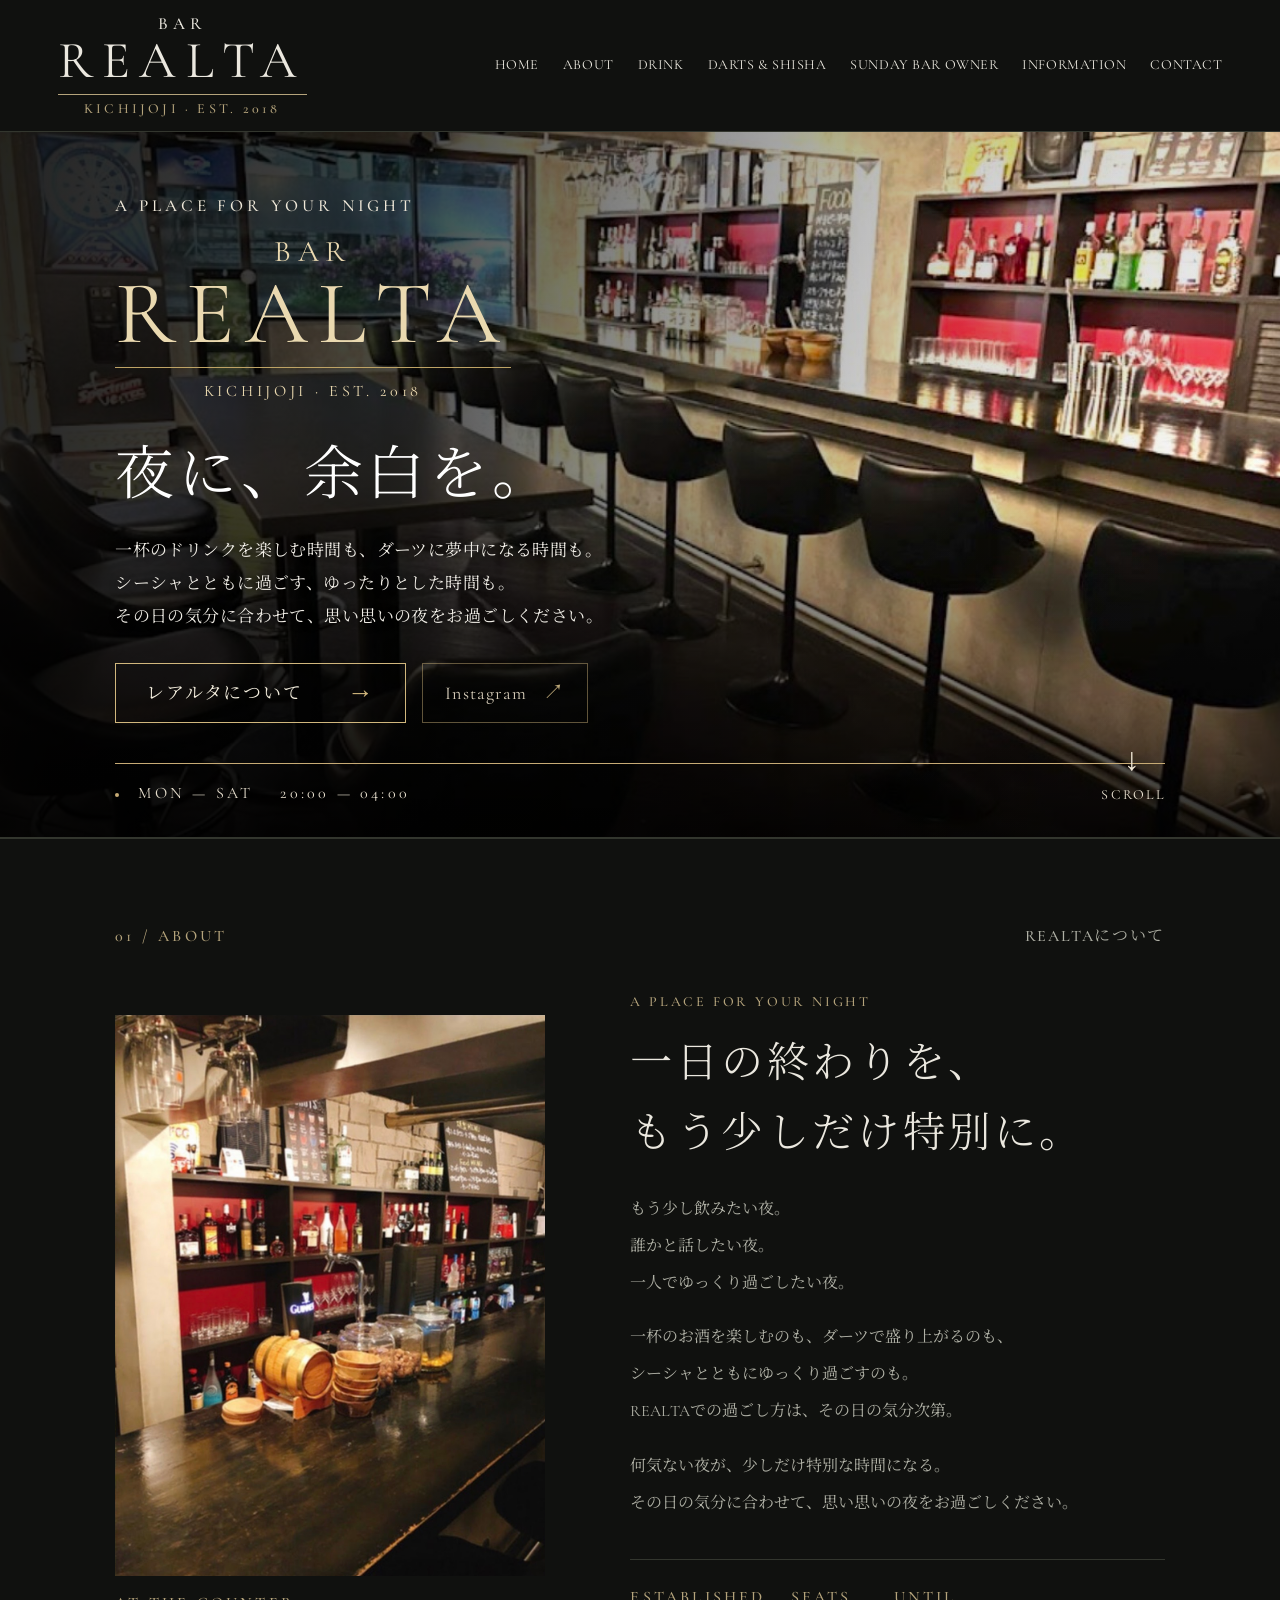
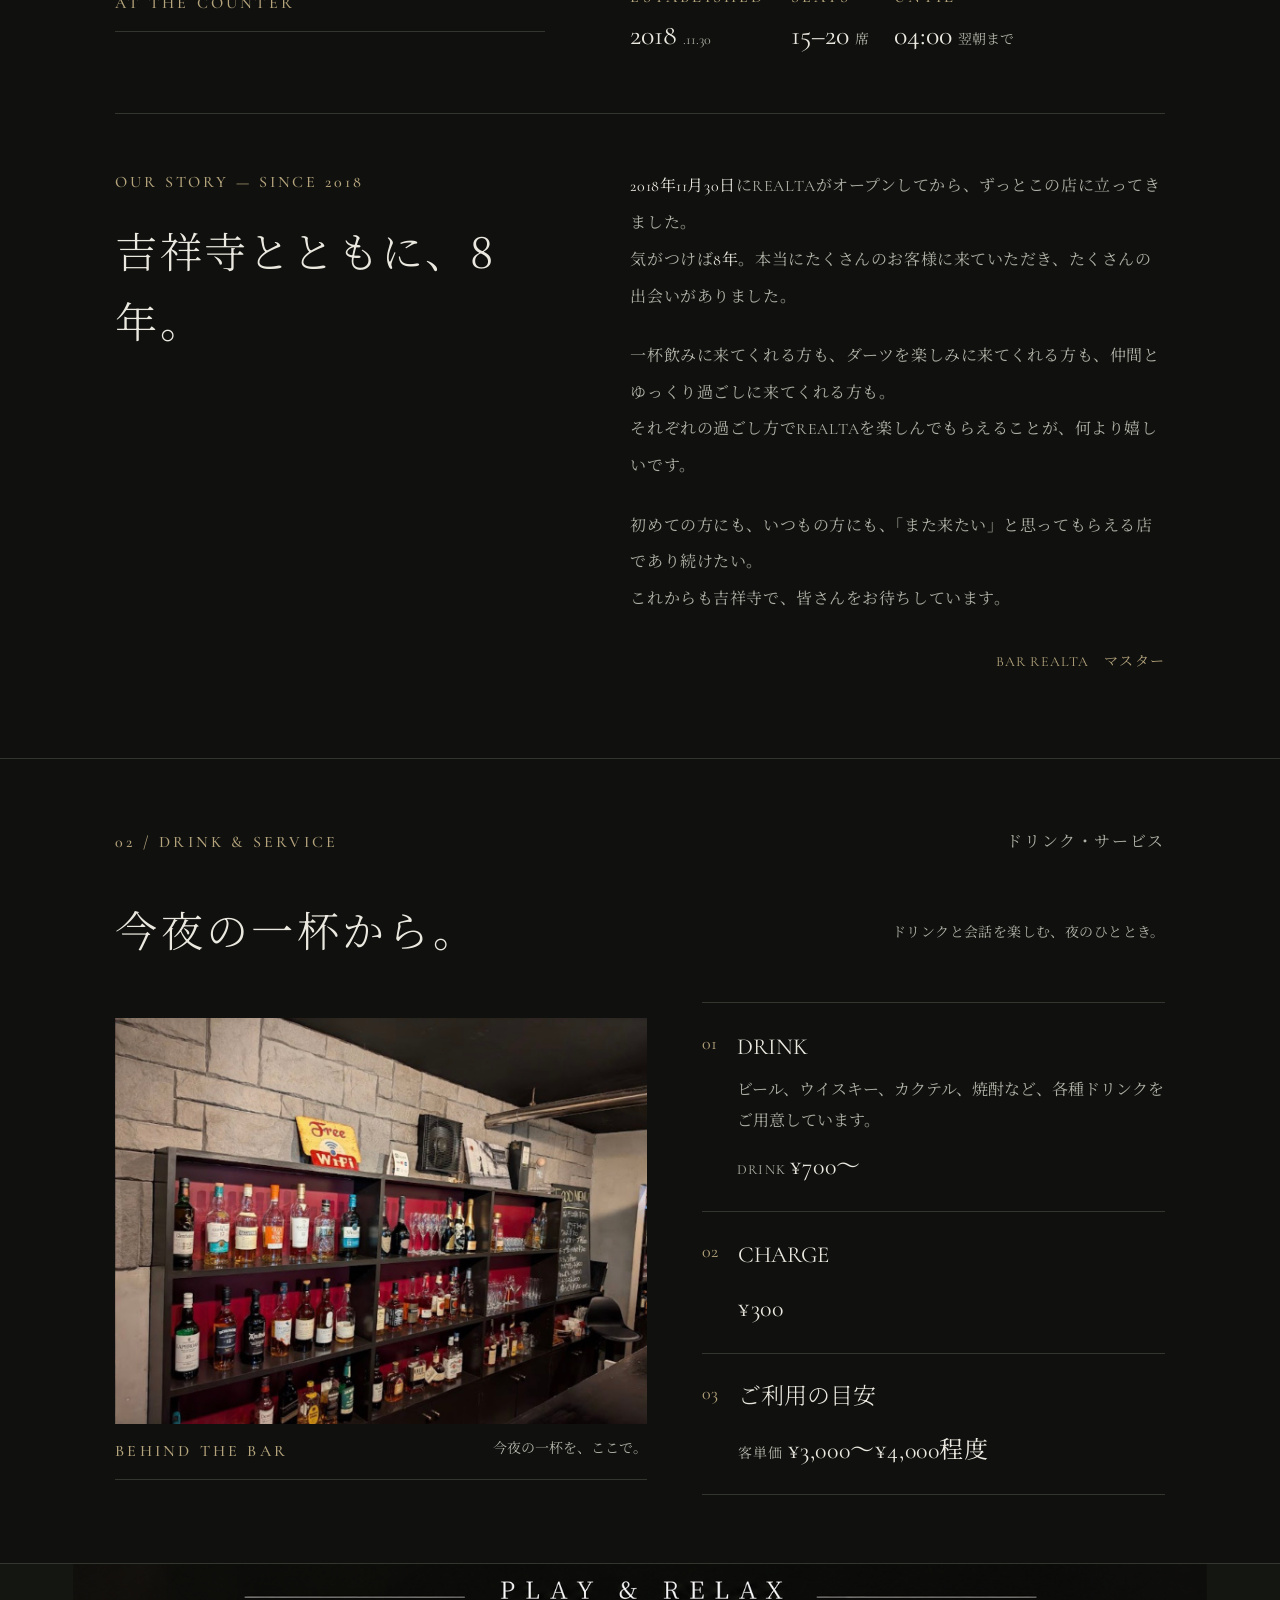
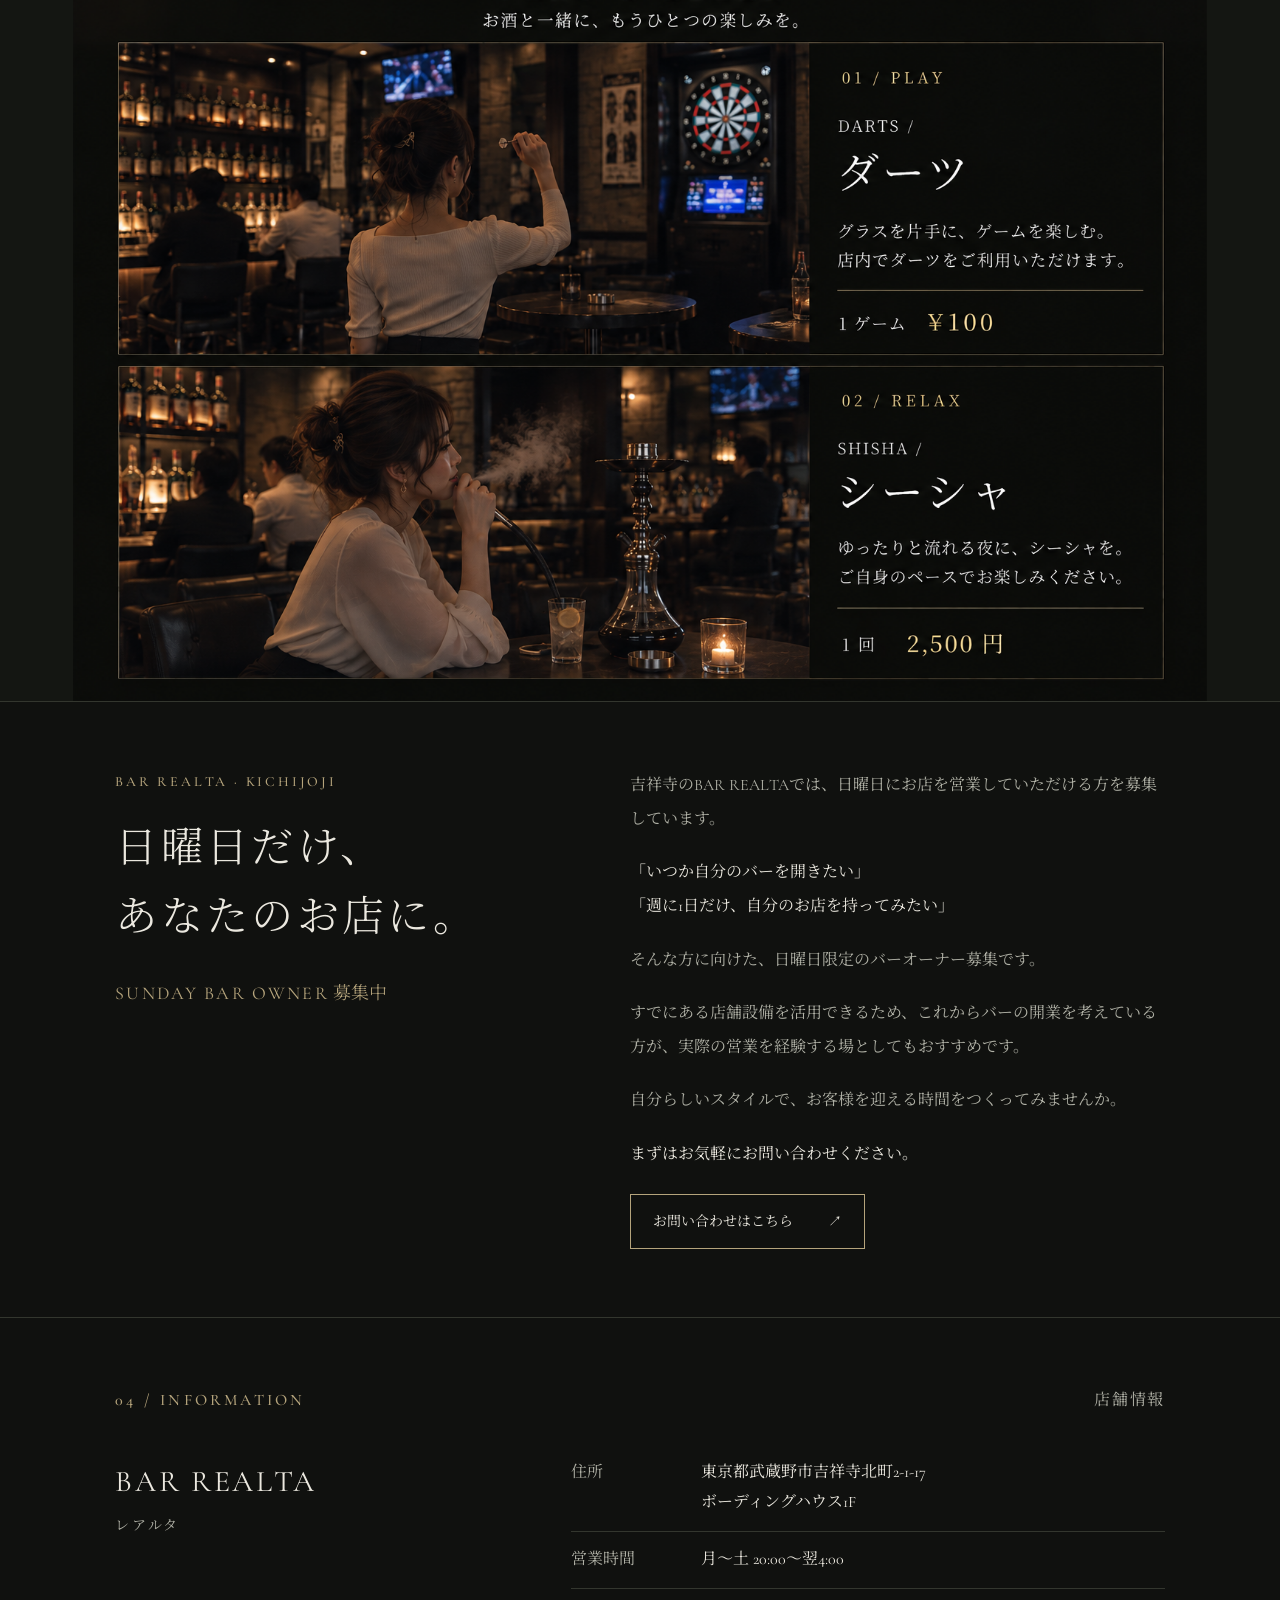
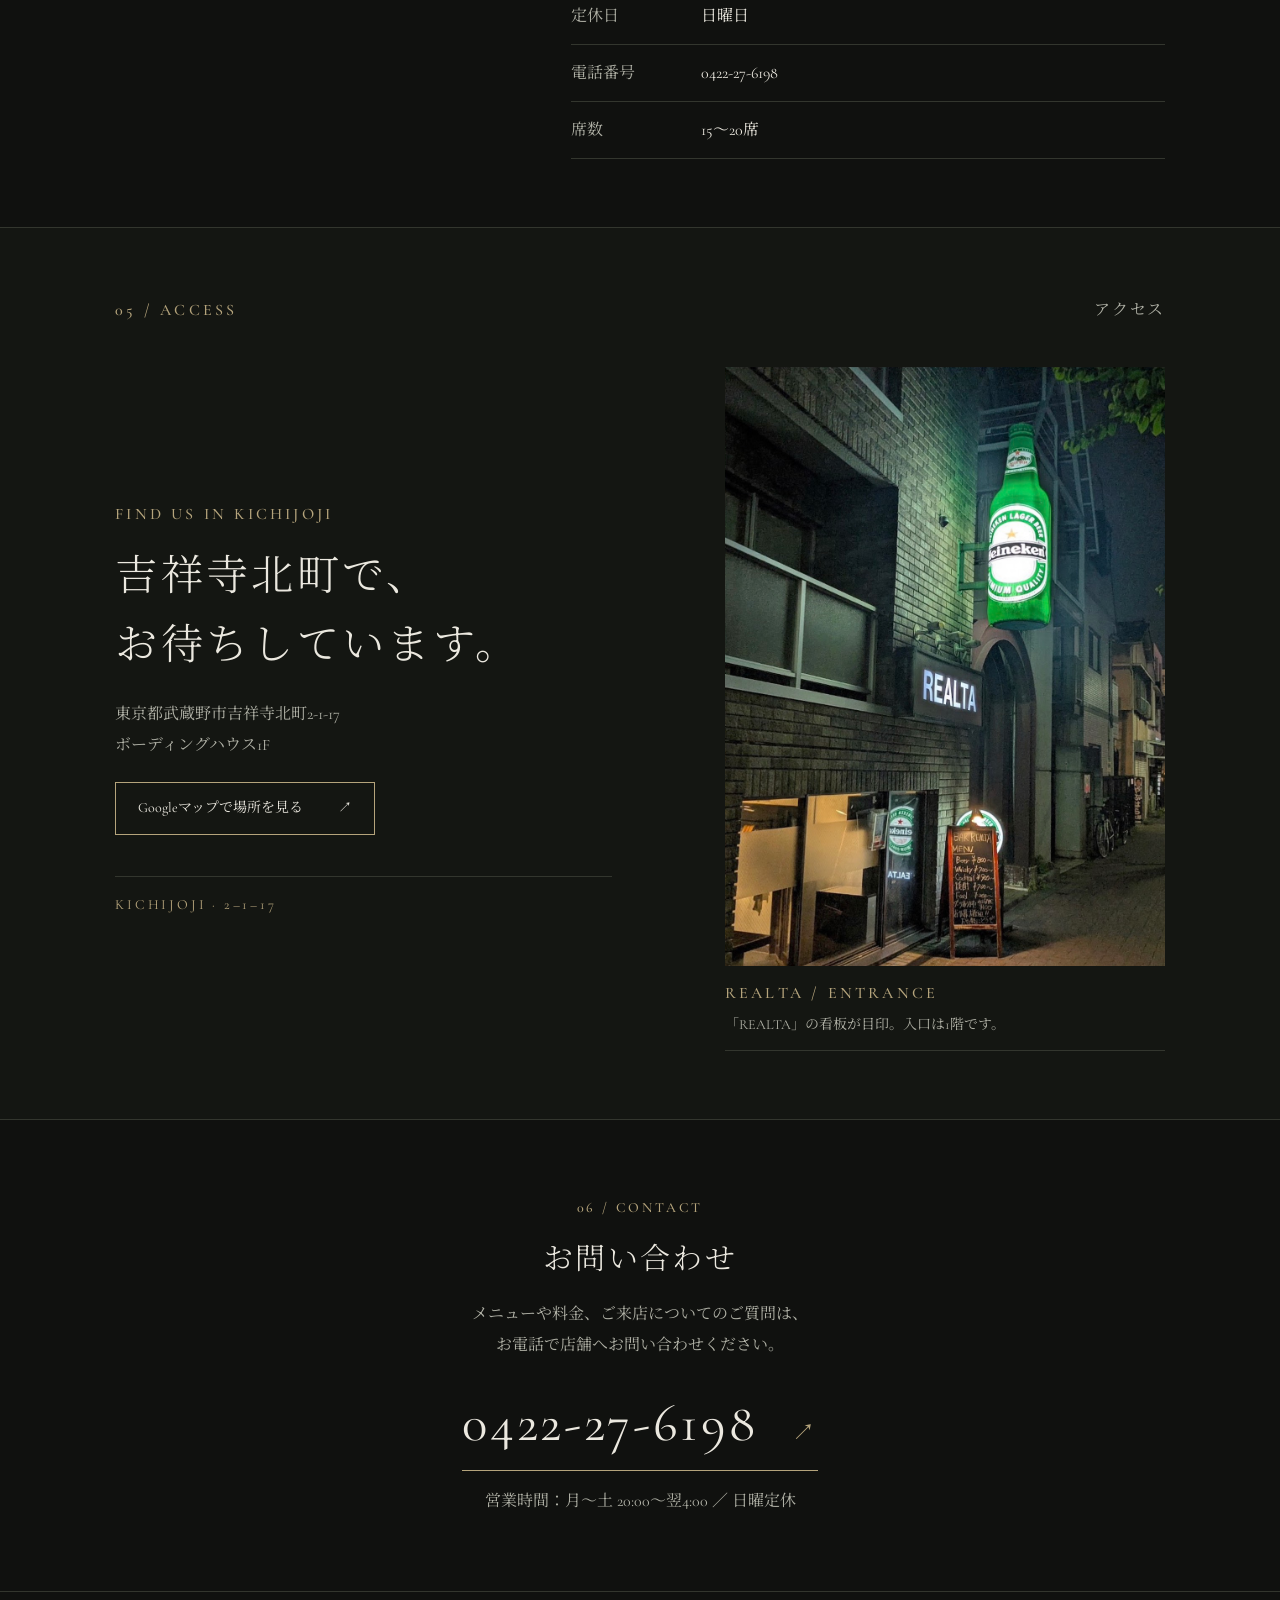
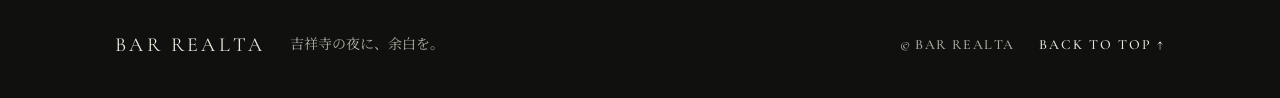
<file: index.html>
<!DOCTYPE html>
<html lang="ja">
<head>
  <!-- Google tag (gtag.js) -->
<script async src="https://www.googletagmanager.com/gtag/js?id=G-SGH5HK9S06"></script>
<script>
  window.dataLayer = window.dataLayer || [];
  function gtag(){dataLayer.push(arguments);}
  gtag('js', new Date());

  gtag('config', 'G-SGH5HK9S06');
</script>
  <meta charset="UTF-8">
  <meta name="viewport" content="width=device-width, initial-scale=1">
  <meta name="theme-color" content="#10110f">
  <title>BAR REALTA（レアルタ）｜吉祥寺のバー・ダーツ・シーシャ</title>
  <meta name="description" content="吉祥寺北町のBAR REALTA（レアルタ）。月〜土の20:00〜翌4:00まで営業。落ち着いた夜のひとときに、ドリンク、ダーツ、シーシャを。店舗情報・アクセス・電話でのお問い合わせはこちら。">
  <meta property="og:type" content="website">
  <meta property="og:locale" content="ja_JP">
  <meta property="og:title" content="BAR REALTA（レアルタ）｜吉祥寺のバー">
  <meta property="og:description" content="吉祥寺北町で、夜をゆっくり。月〜土 20:00〜翌4:00。ダーツ・シーシャのあるBAR REALTA。">
  <link rel="icon" href="assets/favicon.svg" type="image/svg+xml">
  <link rel="stylesheet" href="assets/fonts.css">
  <link rel="stylesheet" href="assets/style.css?v=c3a7ce980289">
  <link rel="stylesheet" href="assets/hero.css?v=e8b2d8598e43">
  <link rel="stylesheet" href="assets/experience-artwork.css?v=4f98e87cd8ca">
  <link rel="stylesheet" href="assets/sunday-owner.css">
  <link rel="stylesheet" href="assets/scroll-motion.css?v=2c46d51a0343">
  <link rel="stylesheet" href="assets/single-page-nav.css">
  <script src="assets/main.js?v=6343509fcf63" defer></script>
  <script type="application/ld+json">
  {"@context":"https://schema.org","@type":"BarOrPub","name":"BAR REALTA（レアルタ）","alternateName":"レアルタ 吉祥寺","telephone":"0422-27-6198","address":{"@type":"PostalAddress","streetAddress":"吉祥寺北町2-1-17 ボーディングハウス1F","addressLocality":"武蔵野市","addressRegion":"東京都","addressCountry":"JP"},"openingHoursSpecification":[{"@type":"OpeningHoursSpecification","dayOfWeek":["Monday","Tuesday","Wednesday","Thursday","Friday","Saturday"],"opens":"20:00","closes":"04:00"}],"priceRange":"客単価目安：3,000〜4,000円","foundingDate":"2018-11-30","hasMap":"https://www.google.com/maps/search/?api=1&query=東京都武蔵野市吉祥寺北町2-1-17+BAR+REALTA"}
  </script>
</head>
<body>
  <a class="skip-link" href="#main">本文へ移動</a>
  <header class="site-header">
    <a class="brand" href="#top" aria-label="BAR REALTA トップ"><span class="brand-small">BAR</span><span class="brand-word">REALTA</span><span class="brand-place">KICHIJOJI · EST. 2018</span></a>
    <button class="menu-toggle" type="button" aria-expanded="false" aria-controls="site-nav" hidden><span>MENU</span><span class="menu-icon" aria-hidden="true"></span></button>
    <nav id="site-nav" aria-label="メインナビゲーション">
      <a href="#top">HOME</a>
      <a href="#about">ABOUT</a>
      <a href="#services">DRINK</a>
      <a href="#experience">DARTS &amp; SHISHA</a>
      <a href="#sunday-owner">SUNDAY BAR OWNER</a>
      <a href="#information">INFORMATION</a>
      <a href="#contact">CONTACT</a>
    </nav>
  </header>
  <main id="main">
    <section class="arrival" id="top" aria-labelledby="arrival-title">
      <div class="arrival-scene">
        <img class="arrival-image" src="assets/images/interior.jpg" width="1206" height="924" alt="BAR REALTAの店内全景。カウンターとテーブル席、奥にダーツ台" fetchpriority="high" decoding="async">
      </div>
      <div class="arrival-layout">
        <div class="arrival-story">
          <p class="arrival-kicker">A PLACE FOR YOUR NIGHT</p>
          <h1 class="arrival-identity" id="arrival-title">
            <span class="arrival-bar">BAR</span>
            <span class="arrival-name">REALTA</span>
            <span class="arrival-origin">KICHIJOJI · EST. 2018</span>
            <span class="sr-only">吉祥寺</span>
          </h1>
          <div class="arrival-invitation">
            <p class="arrival-copy">夜に、余白を。</p>
            <p class="arrival-description">一杯のドリンクを楽しむ時間も、ダーツに夢中になる時間も。<br class="desktop-break">シーシャとともに過ごす、ゆったりとした時間も。<br class="desktop-break">その日の気分に合わせて、思い思いの夜をお過ごしください。</p>
            <div class="arrival-actions">
              <a class="arrival-button" href="#about">レアルタについて <span aria-hidden="true">→</span></a>
              <a class="arrival-social" href="https://www.instagram.com/tommy_realta/" target="_blank" rel="noopener noreferrer">Instagram <span aria-hidden="true">↗</span><span class="sr-only">（新しいタブで開きます）</span></a>
            </div>
          </div>
        </div>
        <div class="arrival-foot">
          <p class="arrival-hours"><span class="arrival-dot" aria-hidden="true"></span> MON — SAT <strong>20:00 — 04:00</strong></p>
          <a class="arrival-scroll" href="#about">SCROLL <span aria-hidden="true">↓</span></a>
        </div>
      </div>
    </section>
    <section class="section about" id="about" aria-labelledby="about-title">
      <div class="section-label"><span>01 / ABOUT</span><span>REALTAについて</span></div>
      <figure class="store-photo counter-photo"><div class="store-photo-frame"><img src="assets/images/counter.jpg" width="1120" height="1462" alt="BAR REALTAの木のカウンターと、背後の酒棚や吊り下げられたグラス" loading="lazy" decoding="async"></div><figcaption><span>AT THE COUNTER</span></figcaption></figure>
      <div class="about-body"><p class="eyebrow">A PLACE FOR YOUR NIGHT</p><h2 id="about-title">一日の終わりを、<br>もう少しだけ特別に。</h2><p>もう少し飲みたい夜。<br>誰かと話したい夜。<br>一人でゆっくり過ごしたい夜。</p><p>一杯のお酒を楽しむのも、<span class="about-phrase">ダーツで盛り上がるのも、</span><br>シーシャとともに<span class="about-phrase">ゆっくり過ごすのも。</span><br>REALTAでの過ごし方は、<span class="about-phrase">その日の気分次第。</span></p><p>何気ない夜が、少しだけ<span class="about-phrase">特別な時間になる。</span><br>その日の気分に合わせて、思い思いの夜を<span class="about-phrase">お過ごしください。</span></p><div class="about-facts"><div><span>ESTABLISHED</span><strong>2018<span>.11.30</span></strong></div><div><span>SEATS</span><strong>15–20<span>席</span></strong></div><div><span>UNTIL</span><strong>04:00<span>翌朝まで</span></strong></div></div></div>
      <article class="about-story" aria-labelledby="story-title">
        <div class="story-heading">
          <p class="story-label">OUR STORY — SINCE 2018</p>
          <h3 id="story-title">吉祥寺とともに、8年。</h3>
        </div>
        <div class="story-prose">
          <p><span class="story-accent">2018年11月30日</span>にREALTAがオープンしてから、ずっとこの店に立ってきました。<br>気がつけば<span class="story-accent">8年</span>。本当にたくさんのお客様に来ていただき、たくさんの出会いがありました。</p>
          <p>一杯飲みに来てくれる方も、ダーツを楽しみに来てくれる方も、仲間とゆっくり過ごしに来てくれる方も。<br>それぞれの過ごし方でREALTAを楽しんでもらえることが、何より嬉しいです。</p>
          <p>初めての方にも、いつもの方にも、「また来たい」と思ってもらえる店であり続けたい。<br>これからも吉祥寺で、皆さんをお待ちしています。</p>
          <p class="story-signature">BAR REALTA　マスター</p>
        </div>
      </article>
    </section>
    <section class="section services" id="services" aria-labelledby="services-title">
      <div class="section-label"><span>02 / DRINK & SERVICE</span><span>ドリンク・サービス</span></div>
      <div class="section-heading"><h2 id="services-title">今夜の一杯から。</h2><p>ドリンクと会話を楽しむ、夜のひととき。</p></div>
      <div class="drinks-layout">
        <figure class="store-photo shelf-photo"><div class="store-photo-frame"><img src="assets/images/bottle-shelf.jpg" width="1206" height="921" alt="BAR REALTAの赤い背景の酒棚に並ぶウイスキーなどのボトルとグラス" loading="lazy" decoding="async"></div><figcaption><span>BEHIND THE BAR</span><span>今夜の一杯を、ここで。</span></figcaption></figure>
        <div class="drinks-copy">
          <div class="service-row"><span class="row-number">01</span><div><h3>DRINK</h3><p>ビール、ウイスキー、カクテル、焼酎など、各種ドリンクをご用意しています。</p><p class="service-price"><span>DRINK</span> <strong>¥700〜</strong></p></div></div>
          <div class="service-row"><span class="row-number">02</span><div><h3>CHARGE</h3><p class="service-price"><strong>¥300</strong></p></div></div>
          <div class="service-row"><span class="row-number">03</span><div><h3>ご利用の目安</h3><p class="service-price"><span>客単価</span> <strong>¥3,000〜¥4,000程度</strong></p></div></div>
        </div>
      </div>
    </section>
    <section class="section experience experience-artwork" id="experience" aria-label="ダーツ・シーシャ">
      <!-- Keep the original responsive layout solely as an invisible size reference. -->
      <div class="section-label" aria-hidden="true" inert><span>03 / DARTS &amp; SHISHA</span><span>ダーツ・シーシャ</span></div>
      <div class="section-heading" aria-hidden="true" inert><h2 id="experience-title">夜の楽しみ方は、自由に。</h2><p>気分に合わせて、もうひとつの楽しみを。</p></div>
      <div class="leisure-list" aria-hidden="true" inert>
        <article class="leisure-row" aria-labelledby="darts-title">
          <div class="leisure-visual"><img src="assets/images/darts-atmosphere.png?v=c59aa412653b" width="1672" height="941" alt="街のバーで、髪をアップにした綺麗めカジュアルの大人の女性が後ろ向きに立ってダーツを投げる様子とダーツボードを描いたイメージ画像" loading="lazy" decoding="async"></div>
          <div class="leisure-content">
            <p class="leisure-label">01 / PLAY</p>
            <h3 id="darts-title"><span>DARTS /</span> ダーツ</h3>
            <p class="leisure-description">グラスを片手に、ゲームを楽しむ夜。<br>店内でダーツをご利用いただけます。</p>
            <p class="leisure-price">1ゲーム <strong>¥100</strong></p>
          </div>
        </article>
        <article class="leisure-row" aria-labelledby="shisha-title">
          <div class="leisure-visual"><img src="assets/images/shisha-atmosphere.png?v=7a48c51db578" width="1672" height="941" alt="街のバーで、綺麗めカジュアルの大人の女性が横向きにシーシャを吸う様子とシーシャ本体を描いたイメージ画像" loading="lazy" decoding="async"></div>
          <div class="leisure-content">
            <p class="leisure-label">02 / RELAX</p>
            <h3 id="shisha-title"><span>SHISHA /</span> シーシャ</h3>
            <p class="leisure-description">ゆったりと流れる夜に、シーシャを。<br>ご自身のペースでお楽しみください。</p>
            <p class="leisure-price">1回 <strong>2,500</strong>円</p>
            <p class="leisure-note">フレーバー・提供条件・税込／税別などの詳細は店舗へお問い合わせください。</p>
          </div>
        </article>
      </div>
      <p class="leisure-image-note" aria-hidden="true" inert>ダーツ・シーシャのビジュアルはイメージ画像です。実店舗の写真ではありません。</p>
      <p class="age-note" aria-hidden="true" inert>飲酒・喫煙は20歳になってから。シーシャの提供条件は店舗へご確認ください。</p>
      <img class="experience-artwork-image" src="assets/images/プレイ＆リラックス、夜のバー時間.png" width="1536" height="1024" alt="PLAY &amp; RELAX。お酒と一緒に、もうひとつの楽しみを。ダーツ：グラスを片手に、ゲームを楽しむ夜。店内でダーツをご利用いただけます。1ゲーム100円。シーシャ：ゆったりと流れる夜に、シーシャを。ご自身のペースでお楽しみください。1回2,500円。" decoding="async">
    </section>
    <section class="section sunday-owner" id="sunday-owner" aria-labelledby="sunday-owner-title">
      <div class="sunday-owner-layout">
        <div class="sunday-owner-heading">
          <p class="eyebrow">BAR REALTA · KICHIJOJI</p>
          <h2 id="sunday-owner-title"><span>日曜日だけ、</span><span>あなたのお店に。</span></h2>
          <h3 class="sunday-owner-status"><span>SUNDAY BAR OWNER</span> 募集中</h3>
        </div>
        <div class="sunday-owner-copy">
          <p>吉祥寺のBAR REALTAでは、日曜日にお店を営業していただける方を募集しています。</p>
          <p class="sunday-owner-quote">「いつか自分のバーを開きたい」<br>「週に1日だけ、自分のお店を持ってみたい」</p>
          <p>そんな方に向けた、日曜日限定のバーオーナー募集です。</p>
          <p>すでにある店舗設備を活用できるため、これからバーの開業を考えている方が、実際の営業を経験する場としてもおすすめです。</p>
          <p>自分らしいスタイルで、お客様を迎える時間をつくってみませんか。</p>
          <p class="sunday-owner-invitation"><strong>まずはお気軽にお問い合わせください。</strong></p>
          <a class="button" href="#contact">お問い合わせはこちら <span aria-hidden="true">↗</span></a>
        </div>
      </div>
    </section>
    <section class="section information" id="information" aria-labelledby="information-title">
      <div class="section-label"><span>04 / INFORMATION</span><span>店舗情報</span></div>
      <div class="info-layout"><h2 id="information-title">BAR REALTA<span>レアルタ</span></h2><dl class="info-list"><div><dt>住所</dt><dd>東京都武蔵野市吉祥寺北町2-1-17<br>ボーディングハウス1F</dd></div><div><dt>営業時間</dt><dd>月〜土 20:00〜翌4:00</dd></div><div><dt>定休日</dt><dd>日曜日</dd></div><div><dt>電話番号</dt><dd><a href="tel:0422276198">0422-27-6198</a></dd></div><div><dt>席数</dt><dd>15〜20席</dd></div></dl></div>
    </section>
    <section class="section access" id="access" aria-labelledby="access-title">
      <div class="section-label"><span>05 / ACCESS</span><span>アクセス</span></div>
      <div class="access-layout"><div><p class="eyebrow">FIND US IN KICHIJOJI</p><h2 id="access-title">吉祥寺北町で、<br>お待ちしています。</h2><p>東京都武蔵野市吉祥寺北町2-1-17<br>ボーディングハウス1F</p><a class="button" href="https://www.google.com/maps/search/?api=1&amp;query=東京都武蔵野市吉祥寺北町2-1-17+BAR+REALTA" target="_blank" rel="noopener noreferrer">Googleマップで場所を見る <span aria-hidden="true">↗</span><span class="sr-only">（新しいタブで開きます）</span></a></div><figure class="store-photo exterior-photo"><div class="store-photo-frame"><img src="assets/images/exterior.jpg" width="1097" height="1493" alt="BAR REALTAの夜の外観。REALTAの看板と緑のボトル型看板、建物1階のガラスの入口" loading="lazy" decoding="async"></div><figcaption><span>REALTA / ENTRANCE</span><span>「REALTA」の看板が目印。入口は1階です。</span></figcaption></figure></div>
    </section>
    <section class="section contact" id="contact" aria-labelledby="contact-title"><p class="eyebrow">06 / CONTACT</p><h2 id="contact-title">お問い合わせ</h2><p>メニューや料金、ご来店についてのご質問は、<br class="desktop-break">お電話で店舗へお問い合わせください。</p><a class="contact-phone" href="tel:0422276198"><span class="sr-only">電話する： </span>0422-27-6198 <span aria-hidden="true">↗</span></a><p class="contact-hours">営業時間：月〜土 20:00〜翌4:00 ／ 日曜定休</p></section>
  </main>
  <footer class="site-footer"><a class="footer-brand" href="#top">BAR REALTA</a><p>吉祥寺の夜に、余白を。</p><span>© BAR REALTA</span><a class="back-top" href="#top">BACK TO TOP ↑</a></footer>
</body>
</html>
</file>
<file: assets/fonts.css>
/* cormorant-garamond-latin-400-normal */
@font-face {
  font-family: 'Cormorant Garamond';
  font-style: normal;
  font-display: swap;
  font-weight: 400;
  src: url('./fonts/cormorant-garamond-latin-400-normal.woff2') format('woff2');
}
/* cormorant-garamond-latin-500-normal */
@font-face {
  font-family: 'Cormorant Garamond';
  font-style: normal;
  font-display: swap;
  font-weight: 500;
  src: url('./fonts/cormorant-garamond-latin-500-normal.woff2') format('woff2');
}
/* noto-serif-jp-japanese-300-normal */
@font-face {
  font-family: 'Noto Serif JP';
  font-style: normal;
  font-display: swap;
  font-weight: 300;
  src: url('./fonts/noto-serif-jp-japanese-300-normal.woff2') format('woff2');
}
/* noto-serif-jp-japanese-400-normal */
@font-face {
  font-family: 'Noto Serif JP';
  font-style: normal;
  font-display: swap;
  font-weight: 400;
  src: url('./fonts/noto-serif-jp-japanese-400-normal.woff2') format('woff2');
}
</file>
<file: assets/style.css>
:root{--bg:#10110f;--panel:#171915;--text:#ebe8df;--muted:#b0b1a6;--gold:#b5a47c;--line:#33362e;--serif:"Yu Mincho","Hiragino Mincho ProN",Georgia,serif;--sans:"Helvetica Neue",Arial,"Hiragino Kaku Gothic ProN","Yu Gothic",sans-serif}*{box-sizing:border-box}html{scroll-behavior:smooth;scroll-padding-top:110px}body{margin:0;background:var(--bg);color:var(--text);font-family:var(--sans);font-size:14px;line-height:1.9;-webkit-font-smoothing:antialiased}a{color:inherit;text-decoration:none}button{font:inherit}a,button{-webkit-tap-highlight-color:transparent}a:focus-visible,button:focus-visible{outline:2px solid var(--gold);outline-offset:6px}a:hover{color:var(--gold)}::selection{background:var(--gold);color:var(--bg)}h1,h2,h3,p{margin:0}h2,h3{font-family:var(--serif);font-weight:400}h2{font-size:clamp(26px,3.3vw,43px);line-height:1.65;letter-spacing:.08em}p{color:var(--muted)}.sr-only{position:absolute;width:1px;height:1px;overflow:hidden;clip-path:inset(50%);white-space:nowrap}.skip-link{position:fixed;top:-80px;left:20px;z-index:100;background:var(--text);color:var(--bg);padding:9px 12px}.skip-link:focus{top:12px}.site-header{min-height:100px;padding:15px 4.5%;display:flex;align-items:center;justify-content:space-between;row-gap:22.5px;column-gap:30px;border-bottom:1px solid var(--line);background:var(--bg);position:relative;z-index:10}.brand{font-family:Georgia,serif;font-size:28px;line-height:1.1;letter-spacing:.13em;white-space:nowrap}.brand-small{font-size:14px;letter-spacing:.1em}.brand-place{display:block;font-family:var(--sans);font-size:14px;letter-spacing:.26em;color:var(--gold);margin-top:6.75px}.site-header nav{display:flex;row-gap:18px;column-gap:24px;font-size:14px;letter-spacing:.04em}.menu-toggle{border:0;color:var(--text);background:transparent;padding:12px 0;cursor:pointer;font-size:14px;letter-spacing:.14em;align-items:center;row-gap:9px;column-gap:12px}.menu-toggle[hidden]{display:none}.menu-icon{width:20px;height:8px;border-top:1px solid currentColor;border-bottom:1px solid currentColor}.eyebrow{font-size:14px;letter-spacing:.25em;color:var(--gold);font-weight:500}.text-link{display:inline-flex;row-gap:48.75px;column-gap:65px;align-items:center;margin-top:31.5px;padding-bottom:7.5px;border-bottom:1px solid var(--gold);font-size:14px}.text-link span{color:var(--gold);font-size:19px}.section{padding:67.5px 9%;border-top:1px solid var(--line)}.section-label{display:flex;justify-content:space-between;align-items:center;font-size:14px;letter-spacing:.18em;color:var(--gold);margin-bottom:41.25px}.section-label span:last-child{color:var(--muted);letter-spacing:.1em}.about{display:grid;grid-template-columns:1fr 2fr;row-gap:45px;column-gap:60px;padding-top:82.5px;padding-bottom:82.5px}.about .section-label{display:block}.about .section-label span{display:block;margin-bottom:7.5px}.about-body h2{margin:13.5px 0 22.5px}.about-body>p:not(.eyebrow){margin-top:18px;line-height:2.3}.about-facts{display:flex;row-gap:45px;column-gap:60px;margin-top:37.5px;padding-top:22.5px;border-top:1px solid var(--line)}.about-facts>div>span{display:block;color:var(--gold);font-size:14px;letter-spacing:.15em}.about-facts strong{font-family:Georgia,serif;font-size:32px;font-weight:400;line-height:1.6}.about-facts strong span{font-family:var(--sans);font-size:14px;color:var(--muted);margin-left:6px}.section-heading{display:flex;justify-content:space-between;row-gap:18.75px;column-gap:25px;align-items:center;margin-bottom:33.75px}.section-heading p{font-size:14px;letter-spacing:.03em}.service-row{display:flex;row-gap:22.5px;column-gap:30px;padding:22.5px 0;border-top:1px solid var(--line);align-items:start}.service-row:last-child{border-bottom:1px solid var(--line)}.row-number{color:var(--gold);font-family:Georgia,serif;font-size:18px}.service-row h3{font-size:23px;margin-bottom:6px}.service-row p{font-size:14px;max-width:600px}.row-english{margin-left:auto;color:var(--gold);font-size:14px;letter-spacing:.14em;white-space:nowrap;padding-top:7.5px}.experience{background:#141612}.experience-grid{display:grid;grid-template-columns:1fr 1fr;row-gap:22.5px;column-gap:30px}.experience-card{border:1px solid var(--line);background:var(--bg)}.card-art{height:210px;position:relative;overflow:hidden;background:radial-gradient(ellipse at center,#282d23,#181b16 70%)}.card-art>span{position:absolute;left:26px;bottom:20px;font-size:14px;letter-spacing:.16em;color:var(--gold)}.card-content{padding:22.5px 30px}.card-content h3{font-size:28px;letter-spacing:.12em;margin:5.25px 0 11.25px}.card-content p{font-size:14px}.card-content .eyebrow{font-size:14px}.card-content .card-note{font-size:14px;margin-top:16.5px;color:var(--muted)}.shisha-price{margin-top:13.5px;color:var(--text)}.shisha-price strong{font-family:Georgia,serif;font-size:27px;letter-spacing:.05em;font-weight:400;margin:0 5px}.age-note{font-size:14px;margin-top:18px}.info-layout{display:grid;grid-template-columns:1fr 1.5fr;row-gap:45px;column-gap:60px}.info-layout h2{font-family:Georgia,serif;font-size:30px;letter-spacing:.09em}.info-layout h2 span{display:block;font-family:var(--sans);font-size:14px;color:var(--muted);margin-top:7.5px}.info-list{margin:0}.info-list>div{display:grid;grid-template-columns:110px 1fr;row-gap:15px;column-gap:20px;border-bottom:1px solid var(--line);padding:12.75px 0}.info-list>div:first-child{padding-top:0}.info-list dt{color:var(--muted);font-size:14px}.info-list dd{margin:0;font-size:14px}.access{background:#141612}.access-layout{display:grid;grid-template-columns:1fr 1fr;row-gap:52.5px;column-gap:70px;align-items:center}.access h2{margin:12px 0 18px}.access p{font-size:14px}.button{display:inline-flex;row-gap:26.25px;column-gap:35px;padding:12px 22px;border:1px solid var(--gold);font-size:14px;margin-top:22.5px;transition:background .2s}.button:hover{background:var(--gold);color:var(--bg)}.access-panel{min-height:310px;padding:22.5px 30px;position:relative;border:1px solid #444a38;background:linear-gradient(135deg,#20251c,#141612);display:flex;flex-direction:column;justify-content:center;align-items:center;text-align:center}.access-panel:before,.access-panel:after{content:"";position:absolute;inset:15px;border:1px solid #b5a47c22;pointer-events:none}.access-panel:after{inset:25px}.access-panel .eyebrow{font-size:14px}.access-panel p{font-family:Georgia,serif;font-size:32px;color:var(--text);letter-spacing:.15em;margin:15px 0}.access-panel p span{display:block;font-size:18px;color:var(--gold);margin-top:7.5px}.access-panel>span:last-of-type{font-size:14px;color:var(--muted)}.location-mark{position:absolute;right:35px;bottom:25px;color:var(--gold);font-size:25px}.contact{text-align:center;padding-top:75px;padding-bottom:75px}.contact h2{margin:13.5px 0 15px;font-size:30px}.contact>p{font-size:14px}.contact .eyebrow{font-size:14px}.contact-phone{display:inline-block;font-family:Georgia,serif;font-size:clamp(27px,5vw,53px);letter-spacing:.05em;line-height:1.5;border-bottom:1px solid var(--gold);padding:6px 0;margin-top:18px}.contact-phone span[aria-hidden]{font-family:var(--sans);font-size:23px;margin-left:20px;color:var(--gold)}.contact .contact-hours{font-size:14px;margin-top:15px}.site-footer{padding:33.75px 9%;border-top:1px solid var(--line);display:flex;align-items:center;row-gap:18.75px;column-gap:25px;flex-wrap:wrap}.footer-brand{font-family:Georgia,serif;font-size:20px;letter-spacing:.12em}.site-footer p{font-size:14px}.site-footer>span{margin-left:auto;font-size:14px;color:var(--muted);letter-spacing:.1em}.back-top{font-size:14px;letter-spacing:.1em}@media(min-width:1500px){.section{padding-left:max(9%,calc((100vw - 1230px)/2));padding-right:max(9%,calc((100vw - 1230px)/2))}}@media(max-width:1100px){.site-header nav{row-gap:10.5px;column-gap:14px;font-size:14px}.site-header{padding-left:4%;padding-right:4%;row-gap:15px;column-gap:20px}.brand{font-size:24px}.about-facts{row-gap:22.5px;column-gap:30px}.section-heading{display:block}.section-heading p{margin-top:10.5px}.row-english{display:none}}@media(max-width:1000px){html{scroll-padding-top:24px}.site-header{min-height:86px;padding:15px 6%;flex-wrap:wrap}.brand{font-size:25px}.menu-toggle:not([hidden]){display:flex}.site-header nav{width:100%;display:grid;grid-template-columns:1fr 1fr;row-gap:0;column-gap:0}.site-header nav a{padding:12px 0;font-size:14px;border-top:1px solid var(--line)}.site-header nav[hidden]{display:none}.section{padding:48.75px 7%}.section-label{margin-bottom:26.25px;font-size:14px}.about{display:block}.about .section-label{display:flex}.about .section-label span{margin:0}.about-body h2{margin-top:10.5px}.about-body>p:not(.eyebrow){font-size:14px}.about-facts{row-gap:0;column-gap:0;justify-content:space-between}.about-facts strong{font-size:26px}.about-facts strong span{font-size:14px;margin-left:4px}.about-facts>div>span{font-size:14px}.experience-grid{row-gap:15px;column-gap:20px}.card-content{padding:18px 24px}.info-layout{grid-template-columns:1fr;row-gap:22.5px;column-gap:30px}.access-layout{row-gap:26.25px;column-gap:35px;grid-template-columns:1fr}.access-panel{min-height:260px}.contact{padding-top:52.5px;padding-bottom:52.5px}.site-footer{padding:26.25px 7%;row-gap:10.5px;column-gap:14px}.site-footer>span{margin-left:0}.site-footer p{width:100%}.back-top{margin-left:auto}}@media(max-width:520px){.experience-grid{grid-template-columns:1fr}.card-art{height:180px}.section-label span:last-child{font-size:14px}.info-list>div{grid-template-columns:85px 1fr;row-gap:9px;column-gap:12px}.info-list dd{font-size:14px}.service-row{row-gap:15px;column-gap:20px}.desktop-break{display:none}.about-facts{row-gap:7.5px;column-gap:10px}.about-facts strong span{display:block;margin-left:0;font-size:14px}.button{row-gap:15px;column-gap:20px;padding:10.5px 17px}.contact-phone span[aria-hidden]{margin-left:8px;font-size:18px}}@media(prefers-reduced-motion:reduce){html{scroll-behavior:auto}*{transition:none!important}}


.store-photo{margin:0;min-width:0}.store-photo img{display:block;width:100%;height:auto;background:var(--panel)}.store-photo figcaption{display:flex;justify-content:space-between;row-gap:12px;column-gap:16px;padding:12px 0;border-bottom:1px solid var(--line);font-size:14px;line-height:1.9;color:var(--muted)}.store-photo figcaption span:first-child{font-size:14px;letter-spacing:.16em;color:var(--gold);flex-shrink:0}.interior-feature{padding:63.75px 9% 0;border-top:1px solid var(--line)}.photo-intro{width:86%;max-width:900px;margin-left:auto;margin-right:auto;display:flex;align-items:center;justify-content:space-between;row-gap:15px;column-gap:20px;margin-bottom:18px}.photo-intro>p:last-child{font-family:var(--serif);font-size:20px;letter-spacing:.1em;color:var(--text)}.interior-photo{width:86%;max-width:900px;margin:auto}.about{grid-template-columns:1fr 1.2fr;gap:37.5px 70px;border-top:0;align-items:center}.about>.section-label{grid-column:1/-1;display:flex;margin-bottom:0}.about>.section-label span{margin:0}.counter-photo{max-width:430px}.about-body>p:not(.eyebrow){font-size:14px}.about .desktop-break{display:none}.about-facts{row-gap:18.75px;column-gap:25px}.about-facts strong{font-size:28px}.drinks-layout{display:grid;grid-template-columns:1.15fr 1fr;row-gap:41.25px;column-gap:55px;align-items:center}.drinks-layout .service-row{row-gap:15px;column-gap:20px}.drinks-layout .row-english{display:none}.photo-menu-note{font-size:14px;margin-top:18px}.exterior-photo{width:100%;max-width:440px;justify-self:end}.exterior-photo figcaption{flex-direction:column;row-gap:3.75px;column-gap:5px}.access-layout{grid-template-columns:1.05fr 1fr;row-gap:60px;column-gap:80px}.access-layout>div:first-child{position:relative}.access-layout>div:first-child:after{content:"KICHIJOJI · 2–1–17";display:block;margin-top:41.25px;padding-top:15px;border-top:1px solid var(--line);font-size:14px;letter-spacing:.2em;color:var(--gold)}
@media(min-width:1500px){.interior-feature{padding-left:max(9%,calc((100vw - 1230px)/2));padding-right:max(9%,calc((100vw - 1230px)/2))}}
@media(max-width:1100px){.about{row-gap:30px;column-gap:40px}.drinks-layout{row-gap:22.5px;column-gap:30px}.about-facts{row-gap:11.25px;column-gap:15px;justify-content:space-between}.about-facts strong{font-size:24px}.about-facts strong span{display:block;margin-left:0}}
@media(max-width:1000px){.interior-feature{padding:41.25px 7% 0}.photo-intro{align-items:start}.photo-intro,.interior-photo{width:90%}.photo-intro>p:last-child{font-size:16px}.store-photo figcaption{font-size:14px}.about{display:grid;grid-template-columns:1fr;row-gap:22.5px;column-gap:30px}.about>.section-label{grid-column:auto}.counter-photo{width:78%;max-width:400px}.about-body{margin-top:3.75px}.about-facts strong{font-size:26px}.drinks-layout{grid-template-columns:1fr;row-gap:22.5px;column-gap:30px}.access-layout{grid-template-columns:1fr;row-gap:26.25px;column-gap:35px}.exterior-photo{justify-self:center;max-width:440px}.access-layout>div:first-child:after{margin-top:22.5px}.shelf-photo{width:100%}}
@media(max-width:520px){.photo-intro{flex-direction:column;row-gap:6px;column-gap:8px}.interior-photo figcaption{flex-direction:column;row-gap:2.25px;column-gap:3px}.counter-photo{width:88%}.store-photo figcaption span:first-child{font-size:14px}.interior-photo img{width:100%;height:auto}.about{row-gap:19.5px;column-gap:26px}.photo-menu-note{font-size:14px}}.about{border-top:1px solid var(--line)}
@media(max-width:1100px){.site-header nav{row-gap:7.5px;column-gap:10px}}
@media(max-width:1000px){}
@media(max-width:520px){.about-facts{flex-wrap:wrap;row-gap:13.5px;column-gap:18px}.store-photo figcaption{flex-wrap:wrap}.section-label{row-gap:11.25px;column-gap:15px;flex-wrap:wrap}.brand-place{letter-spacing:.12em}}



:root{--serif:"Cormorant Garamond","Noto Serif JP","Yu Mincho",serif;--sans:"Cormorant Garamond","Noto Serif JP","Yu Mincho",serif}
body{font-family:var(--serif);font-weight:400;font-synthesis:none}
.brand,.footer-brand,.info-layout h2,.about-facts strong,.row-number,.shisha-price strong,.contact-phone{font-family:var(--serif);font-weight:400}
h1,h2,h3,.photo-intro>p:last-child{font-family:var(--serif);font-weight:300}
.brand-place,.brand-small,.eyebrow,.section-label,.about-facts>div>span,.row-english,.card-art>span,.store-photo figcaption span:first-child,.back-top,.menu-toggle,.site-footer>span{font-family:var(--serif);font-weight:500}.section-label,.about-facts>div>span,.store-photo figcaption span:first-child{font-size:16px}
.brand-place{font-size:14px}.back-top,.site-footer>span{font-size:14px}.about-body>p:not(.eyebrow),.service-row p,.card-content p:not(.eyebrow):not(.shisha-price),.info-list dt,.info-list dd,.access p,.contact>p:not(.eyebrow){font-size:16px}
.card-content .card-note,.age-note,.photo-menu-note,.contact .contact-hours,.store-photo figcaption{font-size:14px}
.site-header nav{font-size:14px}.button{font-family:var(--serif);font-weight:400}
@media(max-width:1100px){.site-header nav{row-gap:6px;column-gap:8px}}
@media(max-width:520px){.brand-place{font-size:14px}}


.brand,.footer-brand{letter-spacing:.16em}
.eyebrow,.section-label,.about-facts>div>span,.store-photo figcaption span:first-child,.card-art>span{letter-spacing:.2em}.back-top,.menu-toggle{letter-spacing:.14em}
@media(max-width:520px){}



.site-header{min-height:132px;padding-top:12px;padding-bottom:12px}
.site-header .brand{display:block;text-align:center;line-height:1;flex-shrink:0}
.site-header .brand-small{display:block;font-size:17px;letter-spacing:.3em;margin-bottom:3px}
.site-header .brand-word{display:block;font-size:52px;letter-spacing:.18em}
.site-header .brand-place{font-size:14px;letter-spacing:.23em;border-top:1px solid var(--gold);padding-top:6.75px;margin-top:6.75px}
@media(max-width:1100px){.site-header .brand-word{font-size:40px}.site-header .brand-place{font-size:14px;letter-spacing:.15em}.site-header{row-gap:12px;column-gap:16px}}
@media(max-width:1000px){.site-header{min-height:120px}.site-header .brand-word{font-size:44px}.site-header .brand-place{font-size:14px}}
@media(max-width:520px){.site-header{min-height:105px;padding-top:9px;padding-bottom:9px}.site-header .brand-small{font-size:14px}.site-header .brand-word{font-size:35px}.site-header .brand-place{font-size:14px;letter-spacing:.12em;padding-top:5.25px;margin-top:5.25px}}
@media(min-width:1800px){}
@media(max-width:1100px){}
@media(max-width:900px){}
@media(max-width:360px){}


/* A quiet, prose-led story beneath the existing introduction. */
.about-story{grid-column:1/-1;display:grid;grid-template-columns:minmax(0,1fr) minmax(0,1.2fr);row-gap:52.5px;column-gap:70px;padding-top:54px;margin-top:18px;border-top:1px solid var(--line);align-items:start}
.story-label{font-family:var(--serif);font-size:16px;font-weight:500;letter-spacing:.18em;line-height:1.8;color:var(--gold);margin:0 0 18px}
.story-heading h3{font-family:"Noto Serif JP","Yu Mincho",serif;font-weight:300;font-size:clamp(26px,3.3vw,43px);line-height:1.65;letter-spacing:.055em;color:var(--text);margin:0}
.story-prose{max-width:660px}.story-prose p{font-family:var(--serif);font-size:16px;line-height:2.3;letter-spacing:.035em;color:var(--muted);margin:0}
.story-prose p+p{margin-top:22.5px}.story-accent{color:var(--text);font-weight:400}
@media(max-width:1100px){.about-story{row-gap:30px;column-gap:40px}.story-label{letter-spacing:.12em}}
@media(max-width:1000px){.about-story{grid-template-columns:minmax(0,1fr);row-gap:21px;column-gap:28px;padding-top:36px;margin-top:15px}.story-label{margin-bottom:10.5px}.story-prose{max-width:720px}}
@media(max-width:520px){.about-story{padding-top:30px;row-gap:18px;column-gap:24px;margin-top:10.5px}.story-label{font-size:15px;letter-spacing:.12em}.story-heading h3{letter-spacing:.035em}.story-prose p{font-size:16px;line-height:2.2;letter-spacing:.025em}.story-prose p+p{margin-top:19.5px}}

.story-prose p.story-signature{margin-top:31.5px;text-align:right;font-size:14px;line-height:1.9;letter-spacing:.08em;color:var(--gold)}
@media(max-width:520px){.story-prose p.story-signature{margin-top:25.5px}}

/* Prices in the existing service rows. */
.drinks-copy .service-price{margin-top:9px;color:var(--text);line-height:1.8}
.service-price>span{font-size:14px;letter-spacing:.08em;color:var(--muted)}
.service-price>strong{font-family:var(--serif);font-size:24px;font-weight:400;letter-spacing:.025em;color:var(--text)}
@media(max-width:520px){.service-price>strong{font-size:22px}}

/* Darts and shisha: cinematic visual followed by copy and confirmed pricing. */
.leisure-list{display:grid;row-gap:25.5px;column-gap:34px}.leisure-row{display:grid;grid-template-columns:minmax(0,2fr) minmax(0,3fr);padding:18px 24px;border:1px solid #b5a47c80;background:var(--bg)}
.leisure-visual{position:relative;min-width:0;overflow:hidden;align-self:center}.leisure-visual img{display:block;width:100%;height:auto;min-height:0;aspect-ratio:4/3;object-fit:contain;object-position:center;background:var(--panel)}
.leisure-visual::after{content:"";position:absolute;inset:0;pointer-events:none;background:linear-gradient(90deg,rgba(0,0,0,.19),rgba(0,0,0,.25))}
.leisure-content{min-width:0;display:flex;flex-direction:column;justify-content:center;padding:18px 36px}
.leisure-label{font-size:16px;letter-spacing:.18em;font-weight:500;color:var(--gold);margin-bottom:18.75px}
.leisure-content h3{font-family:var(--serif);font-weight:300;font-size:clamp(29px,2.7vw,40px);line-height:1.6;letter-spacing:.065em;margin:0 0 16.5px}
.leisure-content h3>span{display:block;font-size:16px;font-weight:500;letter-spacing:.14em;color:var(--muted);margin-bottom:3.75px}
.leisure-description{font-size:16px;line-height:2.1;color:var(--text);margin:0}
.leisure-price{border-top:1px solid #b5a47c80;margin-top:22.5px;padding-top:16.5px;font-size:20px;letter-spacing:.05em;color:#d5c39d;line-height:1.8}
.leisure-price strong{font-family:var(--serif);font-size:36px;font-weight:400;letter-spacing:.04em;margin:0 8px}
.leisure-note{font-size:14px;line-height:1.9;margin-top:13.5px;color:var(--muted)}.leisure-image-note{font-size:14px;line-height:1.9;margin-top:16.5px;color:var(--muted)}
@media(max-width:1100px){.leisure-content{padding:21px 24px}.leisure-row{grid-template-columns:minmax(0,37fr) minmax(0,63fr)}}
@media(max-width:800px){.leisure-row{grid-template-columns:minmax(0,1fr);padding:12px 16px}.leisure-visual{width:70%;justify-self:center}.leisure-visual img{height:auto;min-height:0;aspect-ratio:4/3;object-fit:contain}.leisure-content{padding:21px 8px 18px}.leisure-label{font-size:15px;margin-bottom:13.5px}.leisure-content h3{font-size:32px;margin-bottom:13.5px}.leisure-price{margin-top:18px;padding-top:13.5px}.leisure-price strong{font-size:32px}.leisure-list{row-gap:19.5px;column-gap:26px}}
@media(max-width:360px){.leisure-content{padding:18px 8px}.leisure-content h3{font-size:29px}.leisure-price{font-size:18px}.leisure-price strong{font-size:30px}}

/* Compact photo-and-copy cards aligned with the other section content. */
.experience{padding-top:36px;padding-bottom:36px}
.experience>.section-label,.experience>.section-heading,.experience>.leisure-list,.experience>.leisure-image-note,.experience>.age-note{max-width:1230px;margin-left:auto;margin-right:auto}
.experience>.section-label{margin-bottom:18px}.experience>.section-heading{margin-bottom:18px}
.experience .leisure-list{row-gap:9px;column-gap:12px}
.experience .leisure-row{grid-template-columns:minmax(0,42fr) minmax(0,58fr);padding:0;align-items:center}
.experience .leisure-visual{width:100%;justify-self:center}
.experience .leisure-visual img{width:100%;height:auto;aspect-ratio:5/2;max-height:165px;object-fit:cover;object-position:center 35%;filter:brightness(.72) saturate(.82)}
.experience .leisure-row:first-child .leisure-visual img{object-position:center 20%}
.experience .leisure-visual::after{background:linear-gradient(90deg,rgba(0,0,0,.08),rgba(0,0,0,.16))}
.experience .leisure-content{padding:6px 28px}
.experience .leisure-label{font-size:15px;line-height:1.6;margin-bottom:2.25px}
.experience .leisure-content h3{font-size:32px;line-height:1.2;margin-bottom:3px}
.experience .leisure-content h3>span{line-height:1.2;margin-bottom:2.25px}
.experience .leisure-description{line-height:1.65}
.experience .leisure-price{margin-top:6px;padding-top:4.5px;font-size:19px;line-height:1.35}
.experience .leisure-price strong{font-size:30px}
.experience .leisure-note{margin-top:6px;line-height:1.7}
.experience>.leisure-image-note{margin-top:12px}.experience>.age-note{margin-top:9px}
@media(max-width:1100px){.experience .leisure-row{grid-template-columns:minmax(0,45fr) minmax(0,55fr)}.experience .leisure-content{padding:6px 22px}}
@media(max-width:800px){.experience{padding-top:30px;padding-bottom:30px}.experience .leisure-row{grid-template-columns:minmax(0,1fr);padding:9px 12px}.experience .leisure-visual{max-width:280px}.experience .leisure-visual img{max-height:100px}.experience .leisure-content{padding:9px 8px 4.5px}.experience>.section-label{margin-bottom:18px}.experience .leisure-list{row-gap:9px;column-gap:12px}}

/* Clip screenshot edges inside the original photo dimensions. Originals stay intact. */
.store-photo-frame{position:relative;width:100%;overflow:hidden}
.counter-photo .store-photo-frame{aspect-ratio:1120/1462}
.shelf-photo .store-photo-frame{aspect-ratio:1206/921}
.exterior-photo .store-photo-frame{aspect-ratio:1097/1493}
.store-photo-frame img{position:absolute;width:100%;height:100%;max-width:none;transform-origin:top left}
/* Uniform scaling preserves proportions while removing only narrow edge strips. */
.counter-photo .store-photo-frame img{transform:translate(-2.01%,-1.41%) scale(1.0201)}
.shelf-photo .store-photo-frame img{transform:translate(-3.35%,-1.65%) scale(1.0335)}
.exterior-photo .store-photo-frame img{transform:translate(-1.1%,-1.32%) scale(1.022)}

/* Keep mobile section boundaries compact without changing their contents. */
@media (max-width: 800px) {
  .section:not(.experience-artwork) {
    padding-top: 32px;
    padding-bottom: 32px;
  }
}

/* Keep Japanese phrases and the establishment date together on mobile. */
@media (max-width: 800px) {
  .about-body > p:not(.eyebrow) {
    line-break: strict;
    word-break: normal;
    overflow-wrap: normal;
    text-wrap: pretty;
  }

  .about-phrase {
    white-space: nowrap;
  }

  .about-facts > div:first-child strong {
    white-space: nowrap;
  }

  .about-facts > div:first-child strong span {
    display: inline;
    margin-left: 0;
  }
}
</file>
<file: assets/hero.css>
/* The opening is self-contained; it shares only colors and font files with the site. */
.arrival{position:relative;isolation:isolate;overflow:hidden;background:#090908;color:#f5efdf;border-bottom:1px solid #33362e;font-family:"Cormorant Garamond","Noto Serif JP",serif}
.arrival-scene{position:absolute;inset:0;z-index:-1}
.arrival-image{display:block;width:100%;height:100%;object-fit:cover;object-position:center 50%}
.arrival-scene::after{content:"";position:absolute;inset:0;background:linear-gradient(90deg,rgba(0,0,0,.84) 0%,rgba(0,0,0,.7) 30%,rgba(0,0,0,.38) 52%,rgba(0,0,0,.09) 75%,transparent 100%),linear-gradient(0deg,rgba(0,0,0,.84),transparent 52%,rgba(0,0,0,.12))}
.arrival-layout{display:flex;flex-direction:column;min-height:667.5px;padding:73.5px 10.4% 28.5px}
.arrival-story{width:min(100%,660px)}
.arrival-kicker{font-size:20px;line-height:1.4;letter-spacing:.23em;font-weight:500;color:#eee7d8;margin:0 0 19.5px}
.arrival-identity{display:flex;flex-direction:column;align-items:center;width:fit-content;max-width:100%;margin:0;color:#ead9b0;font-weight:400;line-height:1}
.arrival-bar{display:block;font-size:34px;letter-spacing:.22em;line-height:1;margin-bottom:0}
.arrival-name{display:block;white-space:nowrap;font-size:clamp(88px,7vw,112px);line-height:1.04;letter-spacing:.12em}
.arrival-origin{display:block;align-self:stretch;border-top:1px solid #bea365;margin-top:7.5px;padding-top:11.25px;font-size:19px;line-height:1.4;letter-spacing:.28em;text-align:center;white-space:nowrap}
.arrival-invitation{margin-top:22.5px}
.arrival-copy{font-family:"Noto Serif JP","Yu Mincho",serif;font-size:clamp(44px,4.8vw,76px);font-weight:300;line-height:1.5;letter-spacing:.065em;white-space:nowrap;color:#fff;margin:0 0 21px}
.arrival-description{font-size:19px;font-weight:400;line-height:1.95;letter-spacing:.025em;color:#f0ede6;margin:0;text-shadow:0 1px 8px #000}
.arrival-button{display:inline-flex;justify-content:space-between;align-items:center;row-gap:33.75px;column-gap:45px;min-width:320px;padding:13.5px 30px;margin-top:30px;border:1px solid #d1b77d;font-size:20px;line-height:1.6;letter-spacing:.1em;color:#f5efdf;background:rgba(0,0,0,.12);transition:background .2s}
.arrival-button:hover{background:rgba(181,164,124,.18);color:#fff}.arrival-button span{font-size:26px;line-height:1;color:#d1b77d}
.arrival-foot{position:relative;display:flex;align-items:end;justify-content:space-between;row-gap:18px;column-gap:24px;border-top:1px solid #c7ab75;margin-top:40.5px;padding-top:15px}
.arrival-hours{margin:0;color:#e6decd;font-size:16px;line-height:1.8;letter-spacing:.2em}
.arrival-hours strong{font-weight:400;white-space:nowrap;margin-left:20px}
.arrival-dot{display:inline-block;width:4px;height:4px;border-radius:50%;background:#c7ab75;margin-right:12px;vertical-align:middle}
.arrival-scroll{position:absolute;right:0;bottom:0;display:flex;flex-direction:column-reverse;align-items:center;row-gap:3px;column-gap:4px;white-space:nowrap;font-size:14px;letter-spacing:.16em;color:#efe7d5}
.arrival-scroll span{font-family:serif;font-size:32px;line-height:1.2;font-weight:300}
@media(min-width:1600px){.arrival-story{width:720px}.arrival-layout{padding-top:78.75px}}
@media(max-width:1300px) and (min-width:901px){.arrival-layout{padding-left:9%;padding-right:9%;padding-top:61.5px}.arrival-story{width:58%}.arrival-kicker{font-size:17px}.arrival-bar{font-size:30px}.arrival-origin{font-size:16px;letter-spacing:.23em}.arrival-description{font-size:17px}.arrival-copy{font-size:4.6vw}.arrival-button{min-width:280px;font-size:18px}}
@media(max-width:900px){.arrival-layout{min-height:0;padding:43.5px 8% 22.5px}.arrival-story{width:100%;max-width:570px}.arrival-scene::after{background:linear-gradient(90deg,rgba(0,0,0,.86),rgba(0,0,0,.69) 60%,rgba(0,0,0,.23)),linear-gradient(0deg,rgba(0,0,0,.65),transparent 70%)}.arrival-kicker{font-size:15px;letter-spacing:.15em;margin-bottom:21px}.arrival-bar{font-size:27px}.arrival-name{font-size:clamp(66px,17vw,102px);letter-spacing:.1em}.arrival-origin{font-size:15px;letter-spacing:.2em;padding-top:9.75px}.arrival-invitation{margin-top:31.5px}.arrival-copy{font-size:clamp(28px,7.8vw,44px);letter-spacing:.025em;margin-bottom:18.75px}.arrival-description{font-size:16px;line-height:2.1}.arrival-button{min-width:0;max-width:100%;width:280px;font-size:16px;padding:11.25px 22px;margin-top:24px}.arrival-foot{margin-top:33.75px;align-items:end;flex-wrap:wrap;row-gap:13.5px;column-gap:18px}.arrival-hours{font-size:14px;letter-spacing:.1em}.arrival-hours strong{margin-left:10px}.arrival-scroll{position:static;margin-left:auto;font-size:14px}.arrival-scroll span{font-size:26px}}
@media(max-width:360px){.arrival-kicker{font-size:14px;letter-spacing:.09em}.arrival-name{font-size:57px;letter-spacing:.08em}.arrival-origin{font-size:14px;letter-spacing:.13em}.arrival-copy{font-size:26px}.arrival-hours{letter-spacing:.03em}.arrival-dot{margin-right:6px}}
@media(prefers-reduced-motion:reduce){.arrival-button{transition:none}}

/* Primary introduction action and quieter social link. */
.arrival-actions{display:flex;align-items:stretch;flex-wrap:wrap;row-gap:12px;column-gap:16px;margin-top:30px}
.arrival-actions .arrival-button{margin-top:0;flex-shrink:0}
.arrival-social{display:inline-flex;align-items:center;justify-content:center;row-gap:12px;column-gap:16px;padding:12px 22px;border:1px solid rgba(209,183,125,.45);font-size:18px;line-height:1.6;letter-spacing:.06em;color:#d8ceba;background:rgba(0,0,0,.08);transition:color .2s,border-color .2s}
.arrival-social:hover{color:#f5efdf;border-color:#d1b77d}.arrival-social>span[aria-hidden]{font-size:21px;color:#bca778}
@media(max-width:900px){.arrival-actions{margin-top:24px;row-gap:9px;column-gap:12px}.arrival-social{font-size:16px;padding:11.25px 20px}}
@media(prefers-reduced-motion:reduce){.arrival-social{transition:none}}

/* Keep the interior screenshot's thin top/bottom borders outside the hero. */
.arrival-image{transform:scale(1.023)}
</file>
<file: assets/experience-artwork.css>
/* Preserve the existing section geometry at every responsive width. */
.experience-artwork {
  position: relative;
}

.experience-artwork > :not(.experience-artwork-image) {
  visibility: hidden;
  pointer-events: none;
}

/* Show the complete uploaded artwork without cropping or stretching. */
.experience-artwork > .experience-artwork-image {
  position: absolute;
  inset: 0;
  display: block;
  width: 100%;
  height: 100%;
  object-fit: contain;
  object-position: center;
}

/* Mobile artwork uses its natural height instead of the old card footprint. */
@media (max-width: 800px) {
  .experience-artwork {
    height: auto;
    min-height: 0;
    margin-block: 0;
    padding: 0;
  }

  .experience-artwork > :not(.experience-artwork-image) {
    display: none;
  }

  .experience-artwork > .experience-artwork-image {
    position: static;
    height: auto;
  }
}
</file>
<file: assets/sunday-owner.css>
/* Sunday recruitment only; reuse the site's existing colors, fonts and button. */
.sunday-owner-layout {
  display: grid;
  grid-template-columns: minmax(0, 1fr) minmax(0, 1.2fr);
  gap: 48px 70px;
  align-items: start;
}

.sunday-owner-heading h2 {
  margin: 18px 0 24px;
  text-wrap: balance;
}

.sunday-owner-heading h2 span {
  display: inline-block;
}

.sunday-owner-status {
  font-size: 18px;
  line-height: 1.8;
  color: var(--gold);
}

.sunday-owner-status span {
  letter-spacing: .12em;
}

.sunday-owner-copy {
  max-width: 660px;
  font-size: 16px;
  line-height: 2.1;
  line-break: strict;
  text-wrap: pretty;
}

.sunday-owner-copy p + p {
  margin-top: 20px;
}

.sunday-owner-copy .sunday-owner-quote,
.sunday-owner-copy .sunday-owner-invitation {
  color: var(--text);
}

.sunday-owner-invitation strong {
  font-weight: 500;
}

@media (max-width: 1000px) {
  .sunday-owner-layout {
    grid-template-columns: minmax(0, 1fr);
    gap: 28px;
  }
}

@media (max-width: 520px) {
  .sunday-owner-heading h2 {
    margin: 14px 0 18px;
  }

  .sunday-owner-status {
    font-size: 16px;
  }

  .sunday-owner-copy p + p {
    margin-top: 18px;
  }
}
</file>
<file: assets/scroll-motion.css>
/* The final photo scale survives animation cancellation and motion-setting changes. */
.photo-zoomed {
  scale: 1.025;
}

.experience-artwork:has(> .photo-zoomed) {
  overflow: clip;
}

/* Motion affects painting only; the existing layout remains the size reference. */
@media (prefers-reduced-motion: no-preference) {
  .scroll-pending {
    opacity: 0;
  }

  .scroll-enter {
    animation: quiet-reveal 850ms ease-out var(--reveal-delay, 0ms) backwards;
  }

  .scroll-enter .store-photo-frame img {
    animation: quiet-photo-zoom 4s ease-out var(--reveal-delay, 0ms) both;
  }

  .experience-artwork-image.scroll-enter {
    animation: quiet-photo-zoom 4s ease-out var(--reveal-delay, 0ms) both,
      quiet-reveal 850ms ease-out var(--reveal-delay, 0ms) backwards;
  }

  .experience-artwork:has(> .scroll-enter) {
    overflow: clip;
  }
}

@keyframes quiet-reveal {
  from { opacity: 0; translate: 0 16px; }
  to { opacity: 1; translate: 0 0; }
}

/* Independent scale preserves the existing photo-cropping transforms. */
@keyframes quiet-photo-zoom {
  0% { scale: 1; }
  70% { scale: 1.025; }
  100% { scale: 1.025; }
}

@media (max-width: 800px) and (prefers-reduced-motion: no-preference) {
  .scroll-enter {
    animation-duration: 700ms;
  }
}

@media (prefers-reduced-motion: reduce) {
  .scroll-pending { opacity: 1; }
  .scroll-enter,
  .scroll-enter .store-photo-frame img { animation: none; }
}
</file>
<file: assets/single-page-nav.css>
/* Fit the seven anchor links without changing section layouts. */
@media (max-width: 1250px) {
  .site-header { flex-wrap: wrap; }
  .menu-toggle:not([hidden]) { display: flex; }
  .site-header nav { width: 100%; display: grid; grid-template-columns: minmax(0, 1fr) minmax(0, 1fr); gap: 0 16px; }
  .site-header nav a { padding: 12px 0; border-top: 1px solid var(--line); }
  .site-header nav[hidden] { display: none; }
}
</file>
